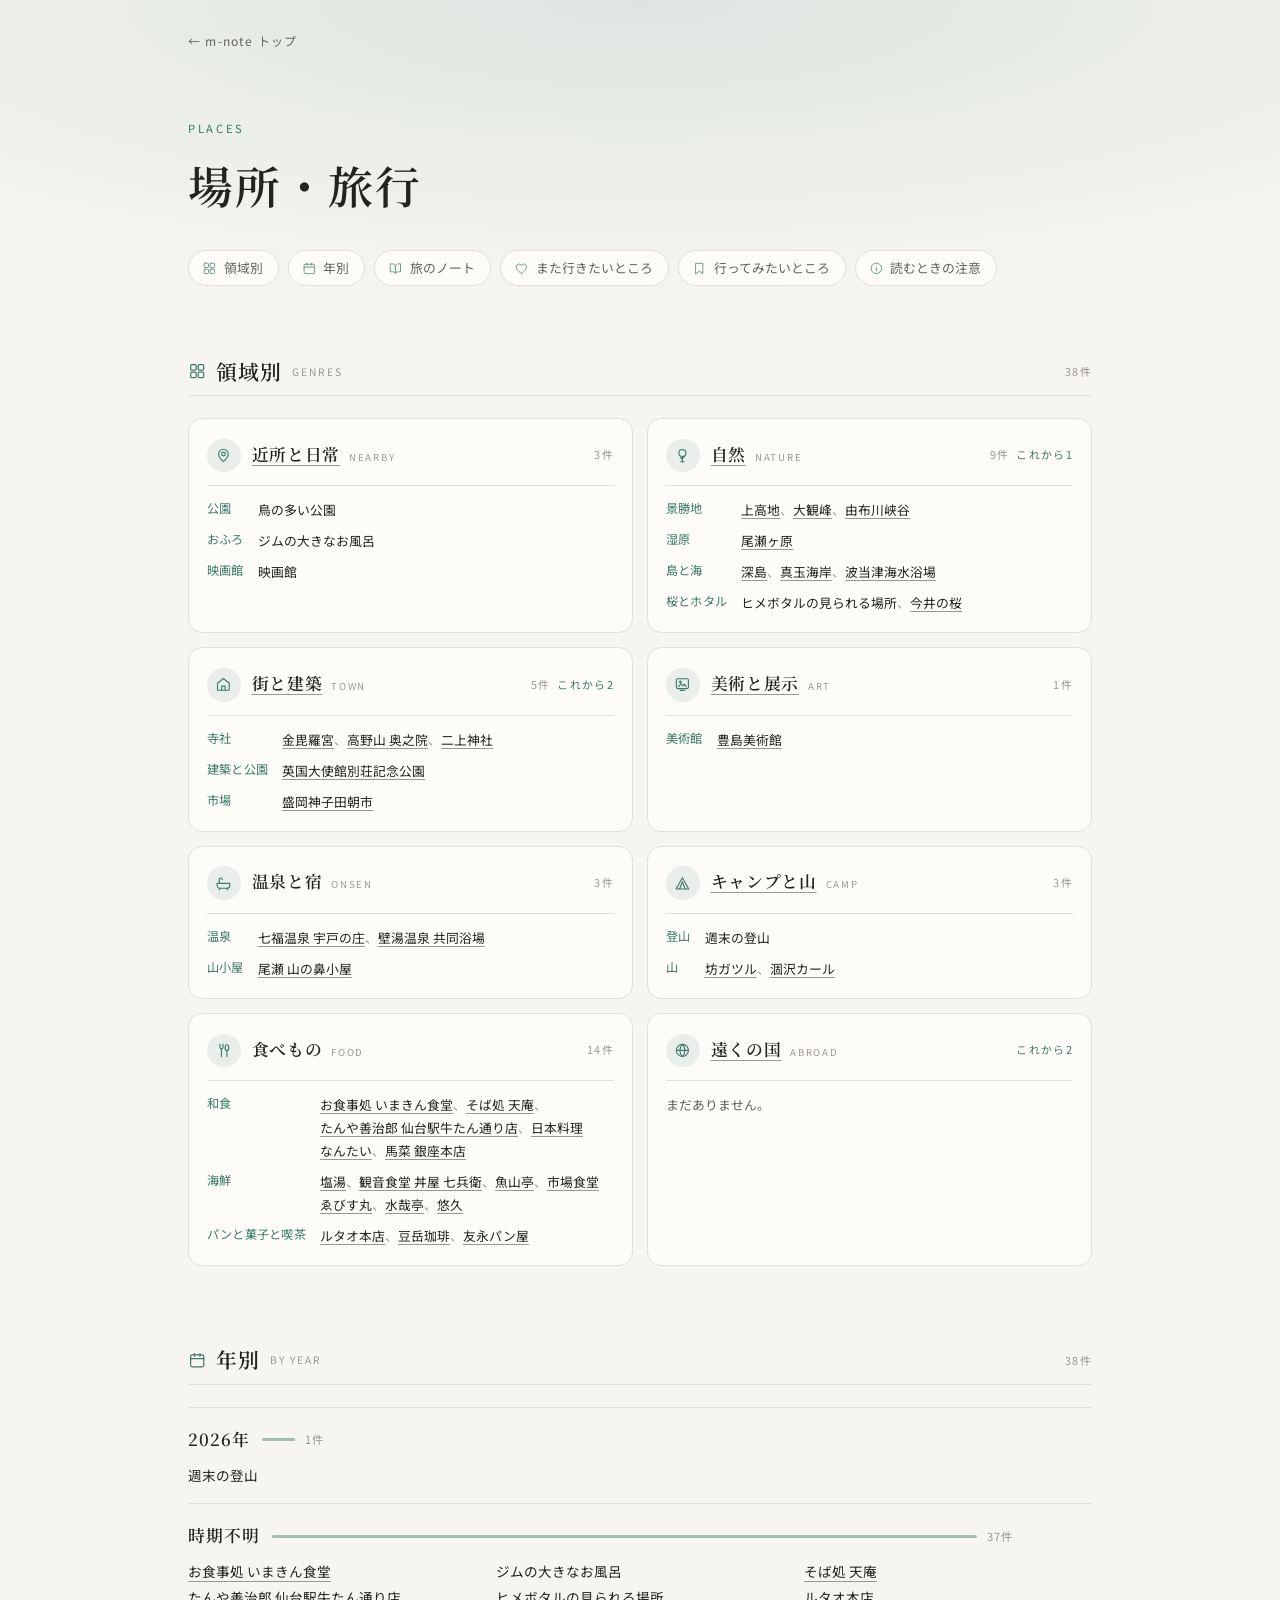
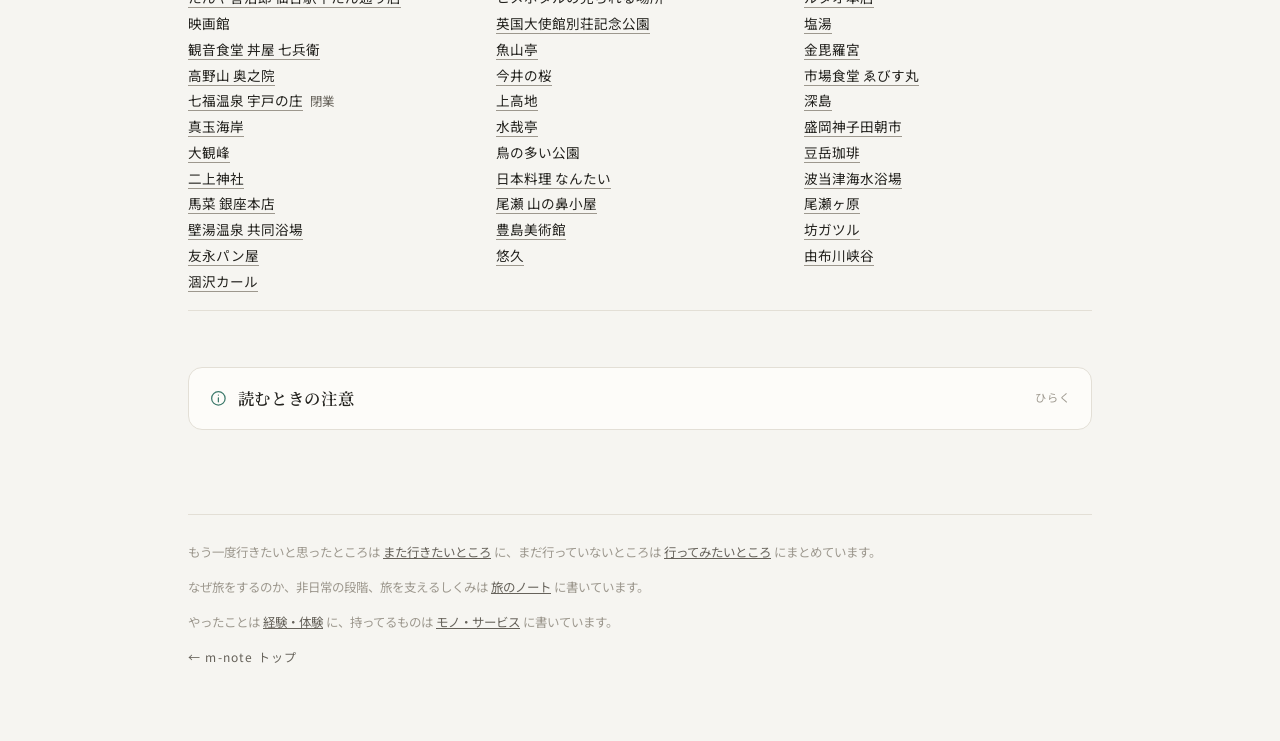
<file: index.html>
<!DOCTYPE html>
<html lang="ja">
<head>
<meta charset="UTF-8">
<meta name="viewport" content="width=device-width, initial-scale=1">
<title>場所・旅行｜まとめノート</title>
<meta name="description" content="行ったところを、近所と日常・自然・街と建築・キャンプと山といった領域別と、行った年ごとに並べた一覧。">
<link rel="preconnect" href="https://fonts.googleapis.com">
<link rel="preconnect" href="https://fonts.gstatic.com" crossorigin>
<link href="https://fonts.googleapis.com/css2?family=Noto+Sans+JP:wght@400;500;700&family=Noto+Serif+JP:wght@500;600;700&display=swap" rel="stylesheet">
<link rel="stylesheet" href="style.css?v=6c369d17">
</head>
<body>
<!-- アイコンは線画のまま埋め込んでおく。外から取りに行かないので表示が遅れない。
     三枚とも同じ束を持たせる。一枚だけ足し忘れると、そのページの丸だけが空になる。
     足し忘れは build_items.py の check_icons が見つけて止める。 -->
<svg width="0" height="0" style="position:absolute" aria-hidden="true" focusable="false"><defs>
  <symbol id="ic-grid" viewBox="0 0 24 24">
    <rect x="3.5" y="3.5" width="7.2" height="7.2" rx="1.5"/>
    <rect x="13.3" y="3.5" width="7.2" height="7.2" rx="1.5"/>
    <rect x="3.5" y="13.3" width="7.2" height="7.2" rx="1.5"/>
    <rect x="13.3" y="13.3" width="7.2" height="7.2" rx="1.5"/></symbol>
  <symbol id="ic-calendar" viewBox="0 0 24 24">
    <rect x="3.4" y="5.2" width="17.2" height="15.4" rx="2.4"/>
    <path d="M3.4 10h17.2M8.4 3.4v3.6M15.6 3.4v3.6"/></symbol>
  <symbol id="ic-heart" viewBox="0 0 24 24">
    <path d="M12 20.2S3.6 15.3 3.6 9.6A4.6 4.6 0 0 1 12 7a4.6 4.6 0 0 1 8.4 2.6c0 5.7-8.4 10.6-8.4 10.6z"/></symbol>
  <symbol id="ic-bookmark" viewBox="0 0 24 24">
    <path d="M6.4 3.8h11.2v16.8L12 16.4l-5.6 4.2z"/></symbol>
  <symbol id="ic-info" viewBox="0 0 24 24">
    <circle cx="12" cy="12" r="8.6"/><path d="M12 11.4v5M12 7.8h.01"/></symbol>
  <symbol id="ic-book" viewBox="0 0 24 24">
    <path d="M12 7.6C12 6 10 4.6 6.6 4.6H3.6v13h3.5c2.9 0 4.9 1.2 4.9 2.4"/>
    <path d="M12 7.6C12 6 14 4.6 17.4 4.6h3v13h-3.5c-2.9 0-4.9 1.2-4.9 2.4"/><path d="M12 7.6V20"/></symbol>
  <symbol id="ic-pin" viewBox="0 0 24 24"><path d="M12 21s6.8-6 6.8-11A6.8 6.8 0 1 0 5.2 10c0 5 6.8 11 6.8 11z"/><circle cx="12" cy="10" r="2.6"/></symbol>
  <symbol id="ic-tree" viewBox="0 0 24 24"><circle cx="12" cy="8.5" r="5"/><path d="M12 13.5V21"/><path d="M12 17.5 9 15"/><path d="M12 16l3-2.5"/><path d="M9.5 21h5"/></symbol>
  <symbol id="ic-home" viewBox="0 0 24 24">
      <path d="M3.6 10.4 12 3.6l8.4 6.8v9.1a.9.9 0 0 1-.9.9H4.5a.9.9 0 0 1-.9-.9z"/>
      <path d="M9.6 20.4v-6h4.8v6"/></symbol>
  <symbol id="ic-frame" viewBox="0 0 24 24"><rect x="3.4" y="4" width="17.2" height="14" rx="1.8"/><path d="m6.6 15.2 3.4-4.2 2.6 3 2.2-2.4 2.6 3.6"/><circle cx="9.2" cy="8.4" r="1.1"/><path d="M9 20.6h6"/></symbol>
  <symbol id="ic-meal" viewBox="0 0 24 24">
      <path d="M7 3v4.6a2.2 2.2 0 0 0 4.4 0V3"/><path d="M9.2 9.8V21"/>
      <path d="M17 21v-8"/><ellipse cx="17" cy="8.2" rx="2.6" ry="4.2"/></symbol>
  <symbol id="ic-bath" viewBox="0 0 24 24"><path d="M3 12h18v3a4 4 0 0 1-4 4H7a4 4 0 0 1-4-4z"/><path d="M6 12V6.5a2.2 2.2 0 0 1 4.4 0"/><path d="M7 19l-1 2"/><path d="M17 19l1 2"/></symbol>
  <symbol id="ic-tent" viewBox="0 0 24 24"><path d="M12 4 3 20h18z"/><path d="M12 10 8 20"/><path d="M12 10l4 10"/></symbol>
  <symbol id="ic-globe" viewBox="0 0 24 24"><circle cx="12" cy="12" r="8.6"/><path d="M3.4 12h17.2"/><path d="M12 3.4c2.4 2.4 3.6 5.3 3.6 8.6S14.4 18.2 12 20.6"/><path d="M12 3.4C9.6 5.8 8.4 8.7 8.4 12s1.2 6.2 3.6 8.6"/></symbol>
  <symbol id="ic-star" viewBox="0 0 24 24"><path d="M12 3.5l2.6 5.5 6 .8-4.3 4.2 1 6-5.3-2.8-5.3 2.8 1-6L3.4 9.8l6-.8z"/></symbol>
  <symbol id="ic-sparkle" viewBox="0 0 24 24"><path d="M11 3l1.7 4.8L17.5 9.5l-4.8 1.7L11 16l-1.7-4.8L4.5 9.5l4.8-1.7z"/><path d="M17.5 15l.8 2.2 2.2.8-2.2.8-.8 2.2-.8-2.2-2.2-.8 2.2-.8z"/></symbol>
</defs></svg>

<div class="wrap">
  <div class="top"><a class="back" href="../">← m-note トップ</a></div>

  <header class="hero">
    <p class="eyebrow">PLACES</p>
    <h1>場所・旅行</h1>
    <ul class="toc">
      <li><a href="#genre"><svg class="ic"><use href="#ic-grid"/></svg>領域別</a></li>
      <li><a href="#years"><svg class="ic"><use href="#ic-calendar"/></svg>年別</a></li>
      <li><a href="note.html"><svg class="ic"><use href="#ic-book"/></svg>旅のノート</a></li>
      <li><a href="picks.html"><svg class="ic"><use href="#ic-heart"/></svg>また行きたいところ</a></li>
      <li><a href="want.html"><svg class="ic"><use href="#ic-bookmark"/></svg>行ってみたいところ</a></li>
      <li><a href="#caution"><svg class="ic"><use href="#ic-info"/></svg>読むときの注意</a></li>
    </ul>
  </header>

  <section id="genre">
    <div class="cat-h"><svg class="ic"><use href="#ic-grid"/></svg><h2>領域別</h2>
      <span class="en">GENRES</span><span class="n" data-count="uses"></span></div>
    <div class="cat-rule"></div>
    <div class="uses" data-uses><p class="empty">読み込み中…</p></div>
    <p class="aside" data-left></p>
  </section>

  <section id="years">
    <div class="cat-h"><svg class="ic"><use href="#ic-calendar"/></svg><h2>年別</h2>
      <span class="en">BY YEAR</span><span class="n" data-count="all"></span></div>
    <div class="cat-rule"></div>
    <div data-years><p class="empty">読み込み中…</p></div>
  </section>

  <section id="caution">
    <details class="caution">
      <summary><svg class="ic"><use href="#ic-info"/></svg>読むときの注意<span class="cue"></span></summary>
      <div class="cbody">
        <p><strong>これは記録で、案内ではありません。</strong>自分が行ったところを書きとめているだけです。行き方や見どころを説明するものではありません。</p>
        <p><strong>季節と時間で変わります。</strong>同じ場所でも、行った時期によってまったく違って見えます。ここに書いてあるのは、そのとき行ったときの印象です。</p>
        <p><strong>場所を特定できる書き方はしていません。</strong>住所や、どこに住んでいるかが分かる呼び方は避けています。日付も月までにしています。</p>
      </div>
    </details>
  </section>
  <footer>
    <p>もう一度行きたいと思ったところは <a href="picks.html">また行きたいところ</a> に、まだ行っていないところは <a href="want.html">行ってみたいところ</a> にまとめています。</p>
    <p>なぜ旅をするのか、非日常の段階、旅を支えるしくみは <a href="note.html">旅のノート</a> に書いています。</p>
    <p>やったことは <a href="../experiences/">経験・体験</a> に、持ってるものは <a href="../favorites/">モノ・サービス</a> に書いています。</p>
    <p><a class="back" href="../">← m-note トップ</a></p>
  </footer>
</div>
<script src="app.js?v=6c369d17"></script>
</body>
</html>
</file>
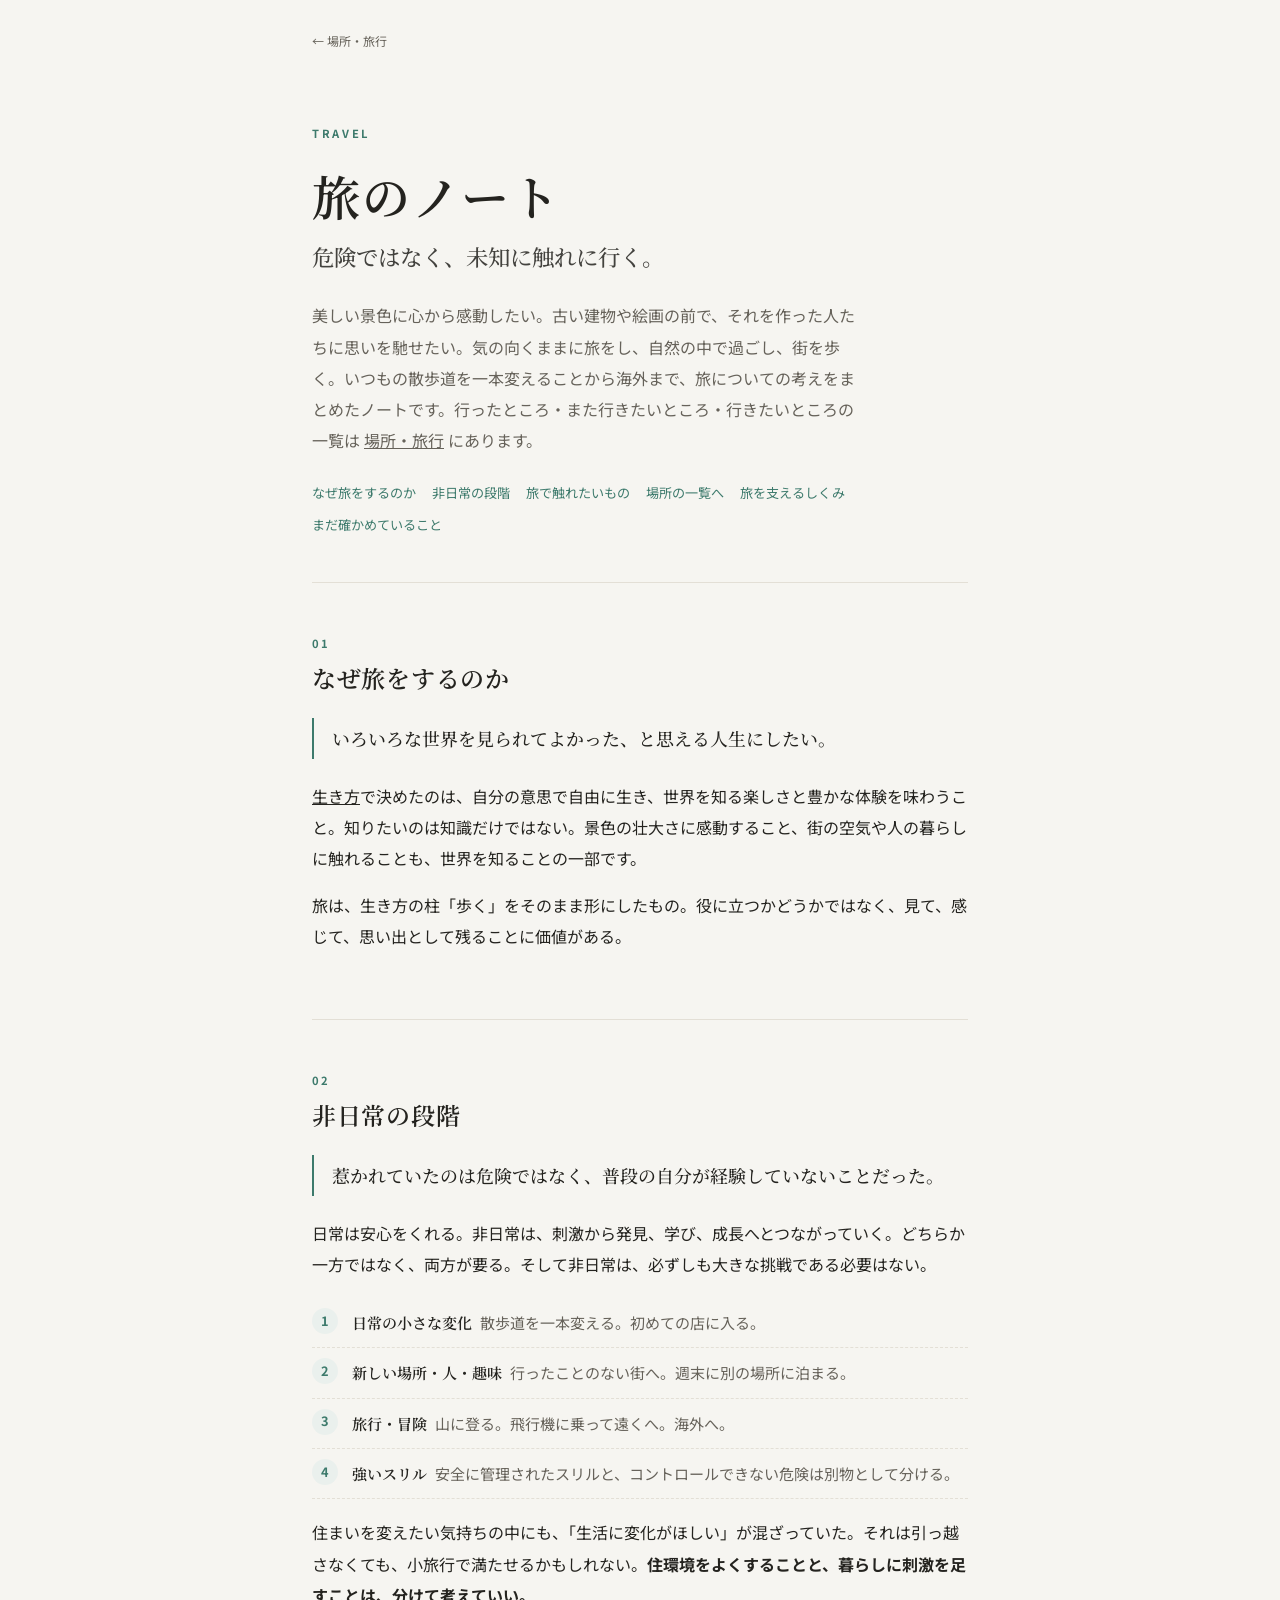
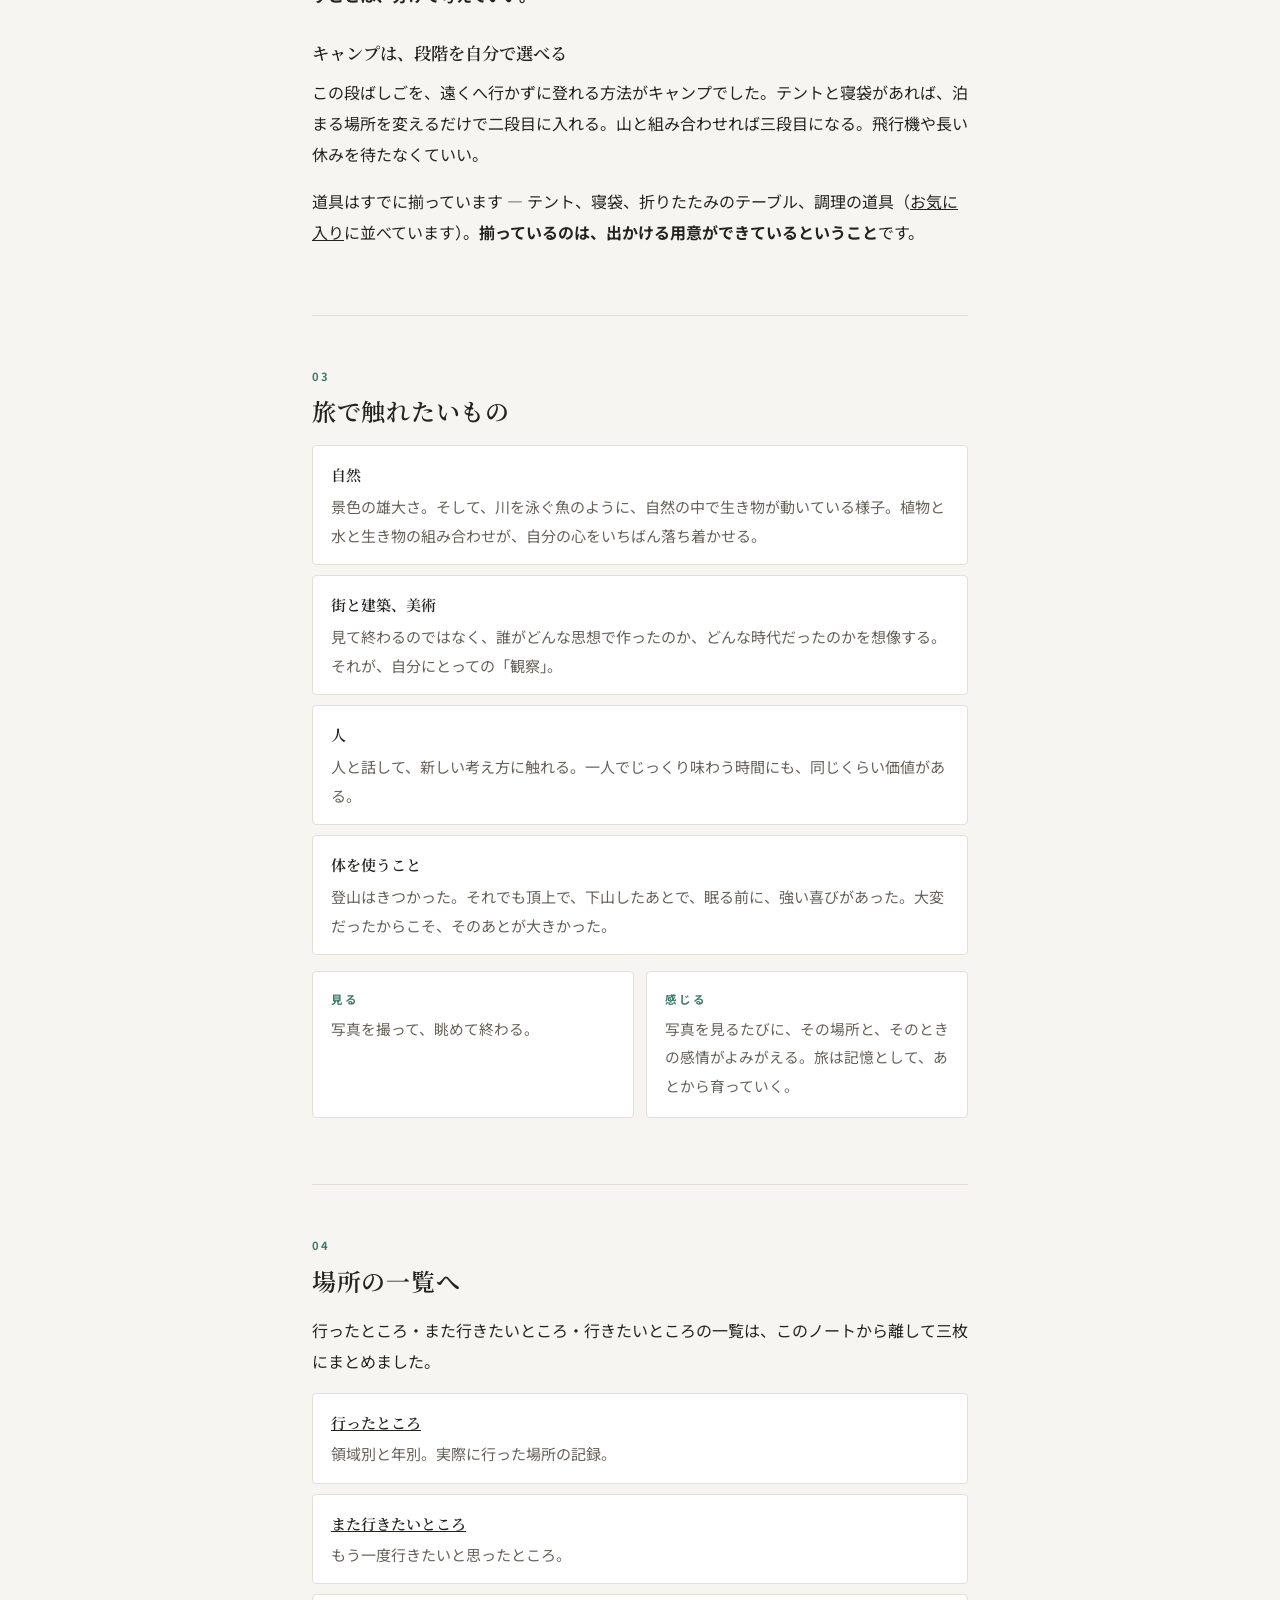
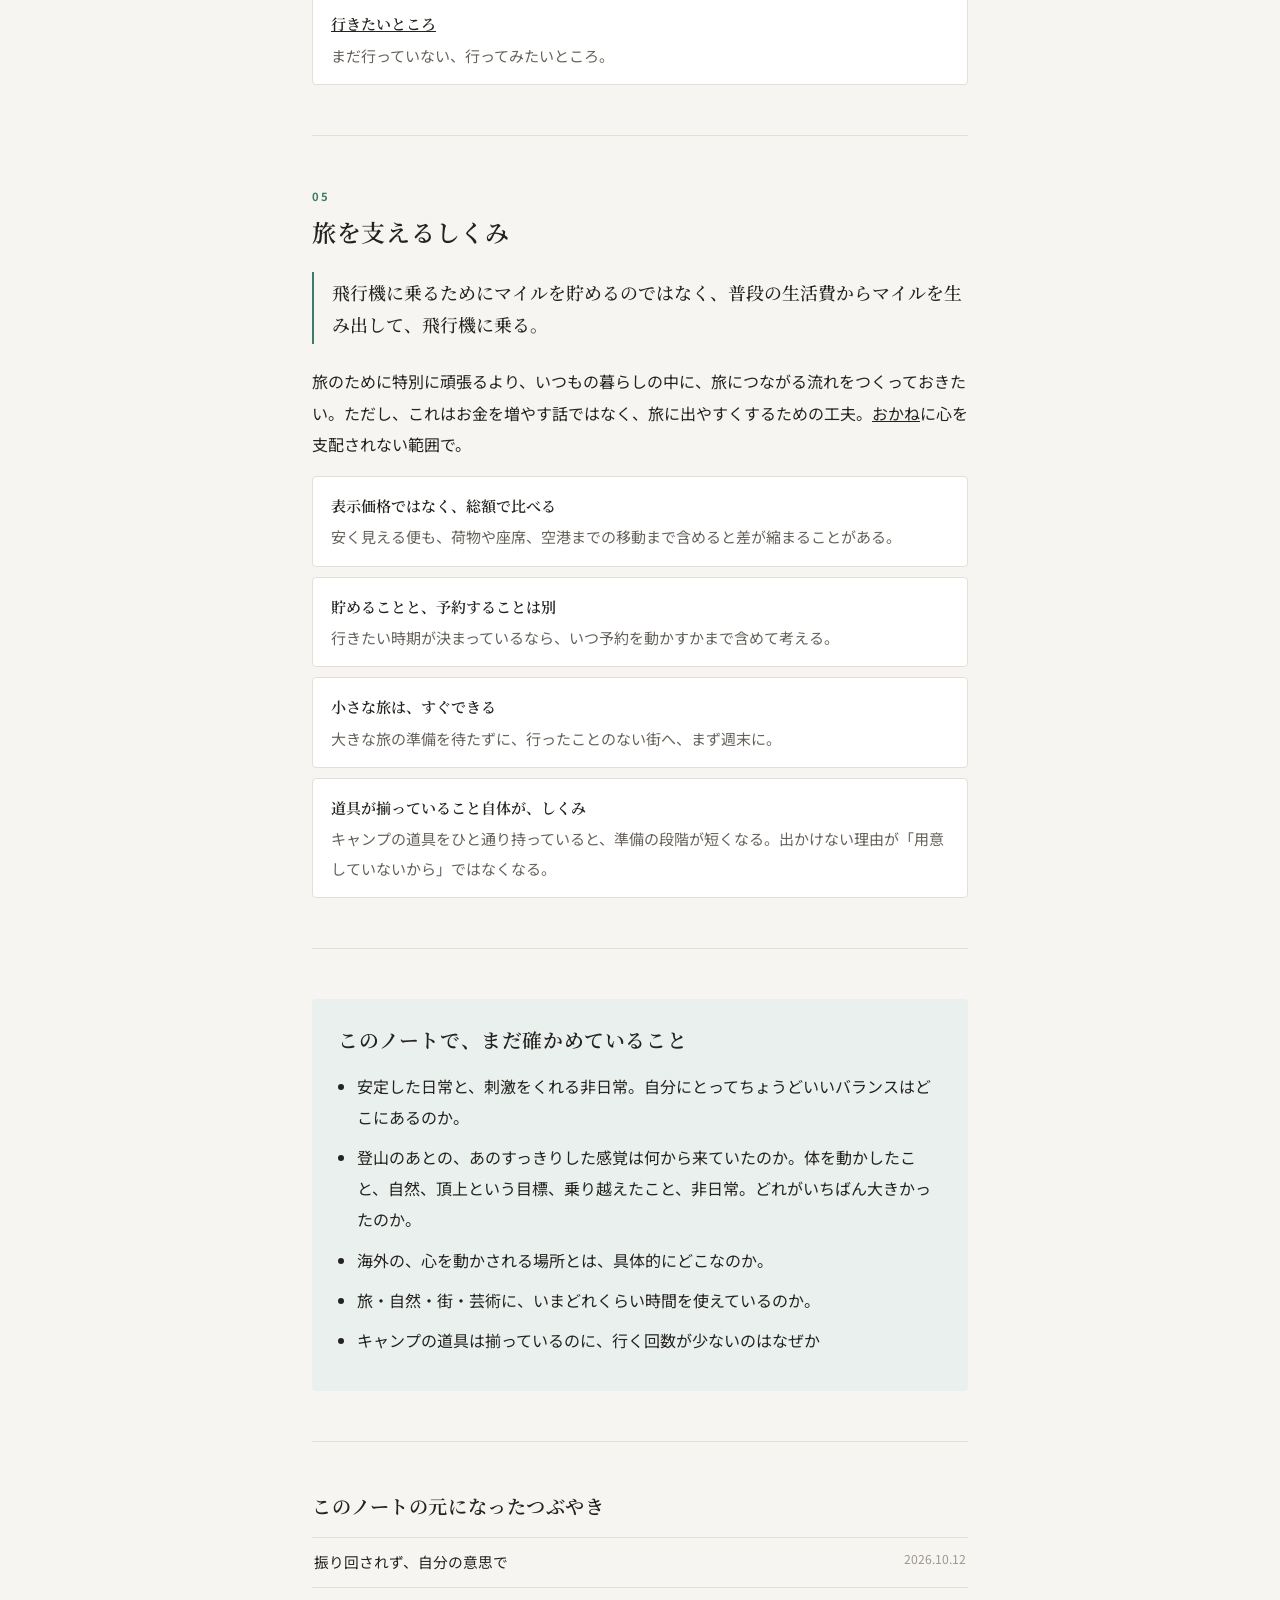
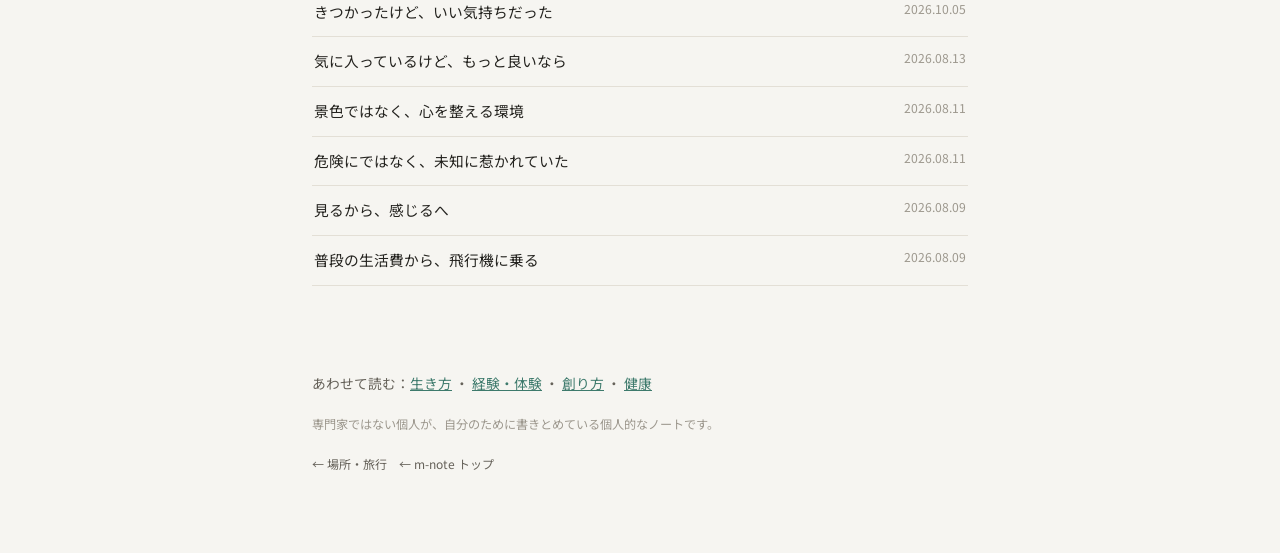
<file: note.html>
<!DOCTYPE html>
<html lang="ja">
<head>
<meta charset="UTF-8">
<meta name="viewport" content="width=device-width, initial-scale=1">
<title>旅のノート｜場所・旅行</title>
<meta name="description" content="安全な範囲で、未知に触れに行く。散歩道を一本変えることから海外まで、非日常の段階、旅で触れたいもの、行きたい場所と行ったところをまとめた個人的なノート。">
<link rel="preconnect" href="https://fonts.googleapis.com">
<link rel="preconnect" href="https://fonts.gstatic.com" crossorigin>
<link href="https://fonts.googleapis.com/css2?family=Noto+Sans+JP:wght@400;500;700&family=Noto+Serif+JP:wght@500;600;700&display=swap" rel="stylesheet">
<style>
  :root{--bg:#f6f5f1;--surface:#fff;--ink:#24231f;--muted:#66625a;--faint:#9d988e;--line:#e3dfd6;--accent:#3d7a6c;--wash:#eaf0ed}
  @media(prefers-color-scheme:dark){:root:not([data-theme="light"]){--bg:#131516;--surface:#1b1e20;--ink:#e9eae6;--muted:#a9aca6;--faint:#6b6f6b;--line:#2b2f31;--accent:#8cc7b6;--wash:#1a2421}}
  :root[data-theme="dark"]{--bg:#131516;--surface:#1b1e20;--ink:#e9eae6;--muted:#a9aca6;--faint:#6b6f6b;--line:#2b2f31;--accent:#8cc7b6;--wash:#1a2421}
  *{box-sizing:border-box}
  body{margin:0;background:var(--bg);color:var(--ink);font:16px/1.95 "Noto Sans JP",sans-serif;-webkit-font-smoothing:antialiased}
  .wrap{max-width:44rem;margin:auto;padding:0 16px} @media(min-width:640px){.wrap{padding:0 24px}}
  a{color:inherit}
  .top{padding-top:24px}
  .back{font-size:.75rem;color:var(--muted);text-decoration:none}.back:hover{color:var(--ink)}

  header{padding:68px 0 44px;border-bottom:1px solid var(--line)}
  .kicker{margin:0 0 16px;font-size:.7rem;letter-spacing:.24em;color:var(--accent);font-weight:700}
  h1{font:600 clamp(2rem,5.6vw,3rem)/1.45 "Noto Serif JP",serif;margin:0 0 6px;letter-spacing:.04em}
  .mn-tagline{font-family:"Noto Serif JP",serif;font-weight:500;font-size:clamp(1.05rem,2.6vw,1.4rem);line-height:1.75;margin:.1em 0 1.1em;opacity:.85}
  .lead{margin:0;max-width:34em;color:var(--muted)}
  .toc{display:flex;flex-wrap:wrap;gap:6px 16px;margin:24px 0 0;padding:0;list-style:none;font-size:.82rem}
  .toc a{color:var(--accent);text-decoration:none}

  section{padding:50px 0;border-bottom:1px solid var(--line)}
  .sec-n{display:block;font-size:.7rem;letter-spacing:.2em;color:var(--accent);font-weight:700;margin-bottom:6px}
  h2{font:600 1.5rem/1.5 "Noto Serif JP",serif;margin:0 0 16px;letter-spacing:.03em}
  h3{font:600 1.08rem/1.6 "Noto Serif JP",serif;margin:28px 0 10px}
  p{margin:0 0 16px}
  .pull{margin:22px 0;padding:4px 0 4px 18px;border-left:2px solid var(--accent);font:500 1.12rem/1.8 "Noto Serif JP",serif}

  ul.points{list-style:none;margin:16px 0 0;padding:0;display:grid;gap:10px}
  ul.points li{padding:14px 18px;background:var(--surface);border:1px solid var(--line);border-radius:4px;font-size:.94rem}
  ul.points b{display:block;font-family:"Noto Serif JP",serif;font-weight:600;margin-bottom:2px}
  ul.points span{color:var(--muted)}

  .pair{display:grid;grid-template-columns:1fr;gap:12px;margin:16px 0}
  @media(min-width:640px){.pair{grid-template-columns:1fr 1fr}}
  .pair div{padding:16px 18px;border:1px solid var(--line);border-radius:4px;background:var(--surface)}
  .pair h4{margin:0 0 4px;font-size:.72rem;letter-spacing:.16em;color:var(--accent)}
  .pair p{margin:0;font-size:.92rem;color:var(--muted)}

  .note{padding:26px;background:var(--wash);border-radius:4px}
  .note h2{font-size:1.24rem}
  .note ul{margin:12px 0 0;padding-left:1.2em}
  .note li{margin:0 0 9px}

  .src{border-top:1px solid var(--line);margin-top:16px}
  .src a{display:flex;justify-content:space-between;gap:14px;padding:10px 2px;border-bottom:1px solid var(--line);text-decoration:none;font-size:.92rem}
  .src a:hover{color:var(--accent)}
  .src small{color:var(--faint);font-size:.76rem;white-space:nowrap}

  footer{padding:34px 0 60px;color:var(--faint);font-size:.76rem}
  footer .related{color:var(--muted);font-size:.86rem;margin-bottom:16px}
  footer .related a{color:var(--accent)}
  .ladder{list-style:none;margin:18px 0 0;padding:0;counter-reset:l}
  .ladder li{position:relative;padding:10px 0 10px 40px;border-bottom:1px dashed var(--line);font-size:.94rem}
  .ladder li::before{counter-increment:l;content:counter(l);position:absolute;left:0;top:10px;width:26px;height:26px;border-radius:50%;background:var(--wash);color:var(--accent);font-weight:700;font-size:.8rem;display:grid;place-items:center}
  .ladder b{font-family:"Noto Serif JP",serif;font-weight:600;margin-right:8px}
  .ladder span{color:var(--muted)}
  .places h3 small{font:700 .66rem/1 "Noto Sans JP",sans-serif;letter-spacing:.18em;color:var(--accent);margin-left:8px}
  .date{font-size:.72rem;letter-spacing:.08em;color:var(--accent);margin-right:8px;font-family:"Noto Sans JP",sans-serif}
  .empty{color:var(--faint);font-size:.88rem}
</style>
</head>
<body>
<main class="wrap">
  <div class="top"><a class="back" href="./">← 場所・旅行</a></div>
  <header>
    <p class="kicker">TRAVEL</p>
    <h1>旅のノート</h1>
    <p class="mn-tagline">危険ではなく、未知に触れに行く。</p>
    <p class="lead">美しい景色に心から感動したい。古い建物や絵画の前で、それを作った人たちに思いを馳せたい。気の向くままに旅をし、自然の中で過ごし、街を歩く。いつもの散歩道を一本変えることから海外まで、旅についての考えをまとめたノートです。行ったところ・また行きたいところ・行きたいところの一覧は <a href="./">場所・旅行</a> にあります。</p>
    <ul class="toc">
      <li><a href="#why">なぜ旅をするのか</a></li>
      <li><a href="#steps">非日常の段階</a></li>
      <li><a href="#touch">旅で触れたいもの</a></li>
      <li><a href="#places">場所の一覧へ</a></li>
      <li><a href="#support">旅を支えるしくみ</a></li>
      <li><a href="#open">まだ確かめていること</a></li>
    </ul>
  </header>

  <section id="why">
    <span class="sec-n">01</span>
    <h2>なぜ旅をするのか</h2>
    <p class="pull">いろいろな世界を見られてよかった、と思える人生にしたい。</p>
    <p><a href="../way-of-life/">生き方</a>で決めたのは、自分の意思で自由に生き、世界を知る楽しさと豊かな体験を味わうこと。知りたいのは知識だけではない。景色の壮大さに感動すること、街の空気や人の暮らしに触れることも、世界を知ることの一部です。</p>
    <p>旅は、生き方の柱「歩く」をそのまま形にしたもの。役に立つかどうかではなく、見て、感じて、思い出として残ることに価値がある。</p>
  </section>

  <section id="steps">
    <span class="sec-n">02</span>
    <h2>非日常の段階</h2>
    <p class="pull">惹かれていたのは危険ではなく、普段の自分が経験していないことだった。</p>
    <p>日常は安心をくれる。非日常は、刺激から発見、学び、成長へとつながっていく。どちらか一方ではなく、両方が要る。そして非日常は、必ずしも大きな挑戦である必要はない。</p>
    <ol class="ladder">
      <li><b>日常の小さな変化</b><span>散歩道を一本変える。初めての店に入る。</span></li>
      <li><b>新しい場所・人・趣味</b><span>行ったことのない街へ。週末に別の場所に泊まる。</span></li>
      <li><b>旅行・冒険</b><span>山に登る。飛行機に乗って遠くへ。海外へ。</span></li>
      <li><b>強いスリル</b><span>安全に管理されたスリルと、コントロールできない危険は別物として分ける。</span></li>
    </ol>
    <p style="margin-top:18px">住まいを変えたい気持ちの中にも、「生活に変化がほしい」が混ざっていた。それは引っ越さなくても、小旅行で満たせるかもしれない。<strong>住環境をよくすることと、暮らしに刺激を足すことは、分けて考えていい。</strong></p>
    <h3>キャンプは、段階を自分で選べる</h3>
    <p>この段ばしごを、遠くへ行かずに登れる方法がキャンプでした。テントと寝袋があれば、泊まる場所を変えるだけで二段目に入れる。山と組み合わせれば三段目になる。飛行機や長い休みを待たなくていい。</p>
    <p>道具はすでに揃っています ― テント、寝袋、折りたたみのテーブル、調理の道具（<a href="../favorites/#hobby">お気に入り</a>に並べています）。<strong>揃っているのは、出かける用意ができているということ</strong>です。</p>
  </section>

  <section id="touch">
    <span class="sec-n">03</span>
    <h2>旅で触れたいもの</h2>
    <ul class="points">
      <li><b>自然</b><span>景色の雄大さ。そして、川を泳ぐ魚のように、自然の中で生き物が動いている様子。植物と水と生き物の組み合わせが、自分の心をいちばん落ち着かせる。</span></li>
      <li><b>街と建築、美術</b><span>見て終わるのではなく、誰がどんな思想で作ったのか、どんな時代だったのかを想像する。それが、自分にとっての「観察」。</span></li>
      <li><b>人</b><span>人と話して、新しい考え方に触れる。一人でじっくり味わう時間にも、同じくらい価値がある。</span></li>
      <li><b>体を使うこと</b><span>登山はきつかった。それでも頂上で、下山したあとで、眠る前に、強い喜びがあった。大変だったからこそ、そのあとが大きかった。</span></li>
    </ul>
    <div class="pair">
      <div><h4>見る</h4><p>写真を撮って、眺めて終わる。</p></div>
      <div><h4>感じる</h4><p>写真を見るたびに、その場所と、そのときの感情がよみがえる。旅は記憶として、あとから育っていく。</p></div>
    </div>
  </section>

  <section id="places" class="places">
    <span class="sec-n">04</span>
    <h2>場所の一覧へ</h2>
    <p>行ったところ・また行きたいところ・行きたいところの一覧は、このノートから離して三枚にまとめました。</p>
    <ul class="points">
      <li><b><a href="./">行ったところ</a></b><span>領域別と年別。実際に行った場所の記録。</span></li>
      <li><b><a href="picks.html">また行きたいところ</a></b><span>もう一度行きたいと思ったところ。</span></li>
      <li><b><a href="want.html">行きたいところ</a></b><span>まだ行っていない、行ってみたいところ。</span></li>
    </ul>
  </section>

  <section id="support">
    <span class="sec-n">05</span>
    <h2>旅を支えるしくみ</h2>
    <p class="pull">飛行機に乗るためにマイルを貯めるのではなく、普段の生活費からマイルを生み出して、飛行機に乗る。</p>
    <p>旅のために特別に頑張るより、いつもの暮らしの中に、旅につながる流れをつくっておきたい。ただし、これはお金を増やす話ではなく、旅に出やすくするための工夫。<a href="../money/">おかね</a>に心を支配されない範囲で。</p>
    <ul class="points">
      <li><b>表示価格ではなく、総額で比べる</b><span>安く見える便も、荷物や座席、空港までの移動まで含めると差が縮まることがある。</span></li>
      <li><b>貯めることと、予約することは別</b><span>行きたい時期が決まっているなら、いつ予約を動かすかまで含めて考える。</span></li>
      <li><b>小さな旅は、すぐできる</b><span>大きな旅の準備を待たずに、行ったことのない街へ、まず週末に。</span></li>
      <li><b>道具が揃っていること自体が、しくみ</b><span>キャンプの道具をひと通り持っていると、準備の段階が短くなる。出かけない理由が「用意していないから」ではなくなる。</span></li>
    </ul>
  </section>

  <section id="open">
    <div class="note">
      <h2>このノートで、まだ確かめていること</h2>
      <ul>
        <li>安定した日常と、刺激をくれる非日常。自分にとってちょうどいいバランスはどこにあるのか。</li>
        <li>登山のあとの、あのすっきりした感覚は何から来ていたのか。体を動かしたこと、自然、頂上という目標、乗り越えたこと、非日常。どれがいちばん大きかったのか。</li>
        <li>海外の、心を動かされる場所とは、具体的にどこなのか。</li>
        <li>旅・自然・街・芸術に、いまどれくらい時間を使えているのか。</li>
      
        <li>キャンプの道具は揃っているのに、行く回数が少ないのはなぜか</li></ul>
    </div>
  </section>

  <section style="border-bottom:none">
    <h2 style="font-size:1.2rem">このノートの元になったつぶやき</h2>
    <nav class="src">
      <a href="../musings/posts/p148.html">振り回されず、自分の意思で<small>2026.10.12</small></a>
      <a href="../musings/posts/p143.html">きつかったけど、いい気持ちだった<small>2026.10.05</small></a>
      <a href="../musings/posts/p072.html">気に入っているけど、もっと良いなら<small>2026.08.13</small></a>
      <a href="../musings/posts/p067.html">景色ではなく、心を整える環境<small>2026.08.11</small></a>
      <a href="../musings/posts/p065.html">危険にではなく、未知に惹かれていた<small>2026.08.11</small></a>
      <a href="../musings/posts/p060.html">見るから、感じるへ<small>2026.08.09</small></a>
      <a href="../musings/posts/p057.html">普段の生活費から、飛行機に乗る<small>2026.08.09</small></a>
    </nav>
  </section>

  <footer>
    <p class="related">あわせて読む：<a href="../way-of-life/">生き方</a> ・ <a href="../experiences/">経験・体験</a> ・ <a href="../way-of-creating/">創り方</a> ・ <a href="../health-habits/">健康</a></p>
    <p>専門家ではない個人が、自分のために書きとめている個人的なノートです。</p>
    <p><a class="back" href="./">← 場所・旅行</a>　<a class="back" href="../">← m-note トップ</a></p>
  </footer>
</main>
</body>
</html>
</file>
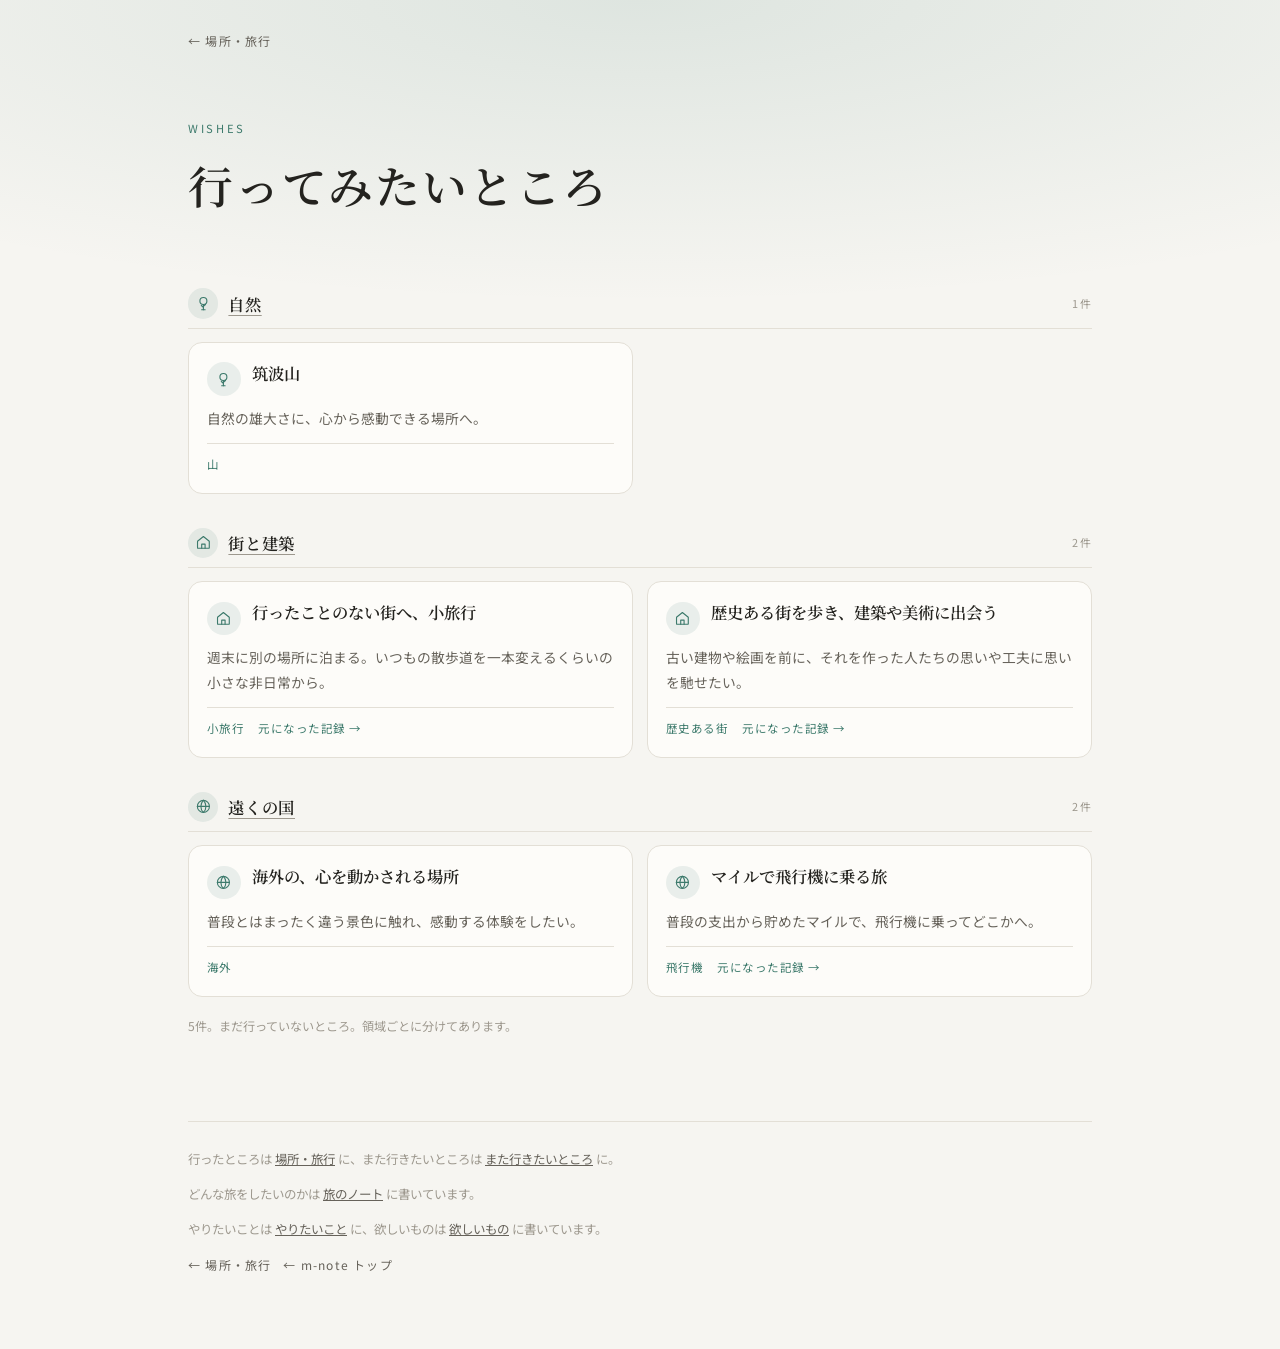
<file: want.html>
<!DOCTYPE html>
<html lang="ja">
<head>
<meta charset="UTF-8">
<meta name="viewport" content="width=device-width, initial-scale=1">
<title>行ってみたいところ｜場所・旅行</title>
<meta name="description" content="まだ行っていない、行ってみたいところ。筑波山、歴史ある街、海外。">
<link rel="preconnect" href="https://fonts.googleapis.com">
<link rel="preconnect" href="https://fonts.gstatic.com" crossorigin>
<link href="https://fonts.googleapis.com/css2?family=Noto+Sans+JP:wght@400;500;700&family=Noto+Serif+JP:wght@500;600;700&display=swap" rel="stylesheet">
<link rel="stylesheet" href="style.css?v=6c369d17">
</head>
<body>
<!-- アイコンは線画のまま埋め込んでおく。外から取りに行かないので表示が遅れない。
     三枚とも同じ束を持たせる。一枚だけ足し忘れると、そのページの丸だけが空になる。
     足し忘れは build_items.py の check_icons が見つけて止める。 -->
<svg width="0" height="0" style="position:absolute" aria-hidden="true" focusable="false"><defs>
  <symbol id="ic-grid" viewBox="0 0 24 24">
    <rect x="3.5" y="3.5" width="7.2" height="7.2" rx="1.5"/>
    <rect x="13.3" y="3.5" width="7.2" height="7.2" rx="1.5"/>
    <rect x="3.5" y="13.3" width="7.2" height="7.2" rx="1.5"/>
    <rect x="13.3" y="13.3" width="7.2" height="7.2" rx="1.5"/></symbol>
  <symbol id="ic-calendar" viewBox="0 0 24 24">
    <rect x="3.4" y="5.2" width="17.2" height="15.4" rx="2.4"/>
    <path d="M3.4 10h17.2M8.4 3.4v3.6M15.6 3.4v3.6"/></symbol>
  <symbol id="ic-heart" viewBox="0 0 24 24">
    <path d="M12 20.2S3.6 15.3 3.6 9.6A4.6 4.6 0 0 1 12 7a4.6 4.6 0 0 1 8.4 2.6c0 5.7-8.4 10.6-8.4 10.6z"/></symbol>
  <symbol id="ic-bookmark" viewBox="0 0 24 24">
    <path d="M6.4 3.8h11.2v16.8L12 16.4l-5.6 4.2z"/></symbol>
  <symbol id="ic-info" viewBox="0 0 24 24">
    <circle cx="12" cy="12" r="8.6"/><path d="M12 11.4v5M12 7.8h.01"/></symbol>
  <symbol id="ic-book" viewBox="0 0 24 24">
    <path d="M12 7.6C12 6 10 4.6 6.6 4.6H3.6v13h3.5c2.9 0 4.9 1.2 4.9 2.4"/>
    <path d="M12 7.6C12 6 14 4.6 17.4 4.6h3v13h-3.5c-2.9 0-4.9 1.2-4.9 2.4"/><path d="M12 7.6V20"/></symbol>
  <symbol id="ic-pin" viewBox="0 0 24 24"><path d="M12 21s6.8-6 6.8-11A6.8 6.8 0 1 0 5.2 10c0 5 6.8 11 6.8 11z"/><circle cx="12" cy="10" r="2.6"/></symbol>
  <symbol id="ic-tree" viewBox="0 0 24 24"><circle cx="12" cy="8.5" r="5"/><path d="M12 13.5V21"/><path d="M12 17.5 9 15"/><path d="M12 16l3-2.5"/><path d="M9.5 21h5"/></symbol>
  <symbol id="ic-home" viewBox="0 0 24 24">
      <path d="M3.6 10.4 12 3.6l8.4 6.8v9.1a.9.9 0 0 1-.9.9H4.5a.9.9 0 0 1-.9-.9z"/>
      <path d="M9.6 20.4v-6h4.8v6"/></symbol>
  <symbol id="ic-frame" viewBox="0 0 24 24"><rect x="3.4" y="4" width="17.2" height="14" rx="1.8"/><path d="m6.6 15.2 3.4-4.2 2.6 3 2.2-2.4 2.6 3.6"/><circle cx="9.2" cy="8.4" r="1.1"/><path d="M9 20.6h6"/></symbol>
  <symbol id="ic-meal" viewBox="0 0 24 24">
      <path d="M7 3v4.6a2.2 2.2 0 0 0 4.4 0V3"/><path d="M9.2 9.8V21"/>
      <path d="M17 21v-8"/><ellipse cx="17" cy="8.2" rx="2.6" ry="4.2"/></symbol>
  <symbol id="ic-bath" viewBox="0 0 24 24"><path d="M3 12h18v3a4 4 0 0 1-4 4H7a4 4 0 0 1-4-4z"/><path d="M6 12V6.5a2.2 2.2 0 0 1 4.4 0"/><path d="M7 19l-1 2"/><path d="M17 19l1 2"/></symbol>
  <symbol id="ic-tent" viewBox="0 0 24 24"><path d="M12 4 3 20h18z"/><path d="M12 10 8 20"/><path d="M12 10l4 10"/></symbol>
  <symbol id="ic-globe" viewBox="0 0 24 24"><circle cx="12" cy="12" r="8.6"/><path d="M3.4 12h17.2"/><path d="M12 3.4c2.4 2.4 3.6 5.3 3.6 8.6S14.4 18.2 12 20.6"/><path d="M12 3.4C9.6 5.8 8.4 8.7 8.4 12s1.2 6.2 3.6 8.6"/></symbol>
  <symbol id="ic-star" viewBox="0 0 24 24"><path d="M12 3.5l2.6 5.5 6 .8-4.3 4.2 1 6-5.3-2.8-5.3 2.8 1-6L3.4 9.8l6-.8z"/></symbol>
  <symbol id="ic-sparkle" viewBox="0 0 24 24"><path d="M11 3l1.7 4.8L17.5 9.5l-4.8 1.7L11 16l-1.7-4.8L4.5 9.5l4.8-1.7z"/><path d="M17.5 15l.8 2.2 2.2.8-2.2.8-.8 2.2-.8-2.2-2.2-.8 2.2-.8z"/></symbol>
</defs></svg>

<div class="wrap">
  <div class="top"><a class="back" href="./">← 場所・旅行</a></div>

  <header class="hero">
    <p class="eyebrow">WISHES</p>
    <h1>行ってみたいところ</h1>
  </header>

  <section id="wants">
    <div class="cats" data-wants><p class="empty">読み込み中…</p></div>
    <p class="aside"><span data-count="wants"></span>。まだ行っていないところ。領域ごとに分けてあります。</p>
  </section>
  <footer>
    <p>行ったところは <a href="./">場所・旅行</a> に、また行きたいところは <a href="picks.html">また行きたいところ</a> に。</p>
    <p>どんな旅をしたいのかは <a href="note.html">旅のノート</a> に書いています。</p>
    <p>やりたいことは <a href="../experiences/want.html">やりたいこと</a> に、欲しいものは <a href="../favorites/want.html">欲しいもの</a> に書いています。</p>
    <p><a class="back" href="./">← 場所・旅行</a>　<a class="back" href="../">← m-note トップ</a></p>
  </footer>
</div>
<script src="app.js?v=6c369d17"></script>
</body>
</html>
</file>
<file: style.css>
/* 場所・旅行のページ共通の見た目。index.html・picks.html・want.html が読む。
   色をここ一箇所で持つことで、三枚のページがずれないようにしている。
   株主優待の style.css を雛形にして、色だけこのセクションのものに替えた。 */
:root{
  --bg:#f6f5f1; --ink:#24231f; --muted:#66625a; --faint:#9d988e;
  --line:#e3dfd6; --card:#fdfcf9; --accent:#3d7a6c;
  --wash:rgba(61,122,108,.13); --tint:rgba(61,122,108,.10);
}
@media (prefers-color-scheme: dark){
  :root:not([data-theme="light"]){
    --bg:#131516; --ink:#e9eae6; --muted:#a9aca6; --faint:#6b6f6b;
  --line:#2b2f31; --card:#1b1e20; --accent:#8cc7b6;
  --wash:rgba(140,199,182,.10); --tint:rgba(140,199,182,.14);
  }
}
:root[data-theme="dark"]{
  --bg:#131516; --ink:#e9eae6; --muted:#a9aca6; --faint:#6b6f6b;
  --line:#2b2f31; --card:#1b1e20; --accent:#8cc7b6;
  --wash:rgba(140,199,182,.10); --tint:rgba(140,199,182,.14);
}
*{box-sizing:border-box}
/* 地色は html に置く。そうしないと body の背景が canvas に持ち上がり、
   下のにじみの位置が本文の箱からずれる */
html{background:var(--bg)}
/* 見出しのうしろに暖色のにじみを一枚。読み進めると消える薄さで敷く */
body{margin:0;color:var(--ink);font-family:"Noto Sans JP",system-ui,sans-serif;
  font-size:16px;line-height:1.9;-webkit-font-smoothing:antialiased;
  background:radial-gradient(120% 420px at 50% 0,var(--wash),transparent 72%) no-repeat}
a{color:inherit}
.wrap{max-width:60rem;margin:0 auto;padding:0 16px}
@media (min-width:640px){.wrap{padding:0 28px}}

/* アイコンは文字に連れて大きくなる。閲覧者が文字を大きくしても釣り合いが崩れない */
.ic{width:1.15em;height:1.15em;flex:0 0 auto;fill:none;stroke:currentColor;
  stroke-width:1.6;stroke-linecap:round;stroke-linejoin:round}

.top{padding:24px 0 0}
.back{font-size:.75rem;letter-spacing:.1em;color:var(--muted);text-decoration:none}
.back:hover{color:var(--ink)}

header.hero{padding:64px 0 10px}
.eyebrow{font-size:.7rem;letter-spacing:.24em;color:var(--accent);margin:0 0 14px}
h1{font-family:"Noto Serif JP",serif;font-weight:600;font-size:clamp(2rem,6vw,2.8rem);line-height:1.4;margin:0 0 6px;letter-spacing:.04em}

/* 目次は丸いつまみ。触れると色が出る */
.toc{list-style:none;margin:34px 0 0;padding:0;display:flex;flex-wrap:wrap;gap:9px}
.toc a{display:inline-flex;align-items:center;gap:7px;font-size:.8rem;color:var(--muted);
  text-decoration:none;background:var(--card);border:1px solid var(--line);
  border-radius:999px;padding:7px 15px 7px 13px;line-height:1.5;
  transition:color .15s,border-color .15s,background .15s}
.toc a .ic{color:var(--accent);opacity:.75}
.toc a:hover,.toc a:focus-visible{color:var(--accent);border-color:var(--accent);background:var(--tint)}

section{padding:56px 0 0}
.cat-h{display:flex;align-items:center;gap:10px;margin:0 0 4px}
.cat-h .ic{color:var(--accent)}
.cat-h h2{font-family:"Noto Serif JP",serif;font-weight:600;font-size:1.3rem;letter-spacing:.04em;margin:0}
.cat-h .en{font-size:.64rem;letter-spacing:.2em;color:var(--faint)}
.cat-h .n{margin-left:auto;font-size:.68rem;letter-spacing:.12em;color:var(--faint)}
.cat-rule{height:1px;background:var(--line);margin:0 0 22px}

/* お気に入り優待 */
.picks{display:grid;grid-template-columns:1fr;gap:14px}
@media (min-width:620px){.picks{grid-template-columns:repeat(2,1fr)}}
.pick{background:var(--card);border:1px solid var(--line);border-radius:14px;padding:18px 18px 16px;
  transition:transform .18s,border-color .18s}
.pick:hover{transform:translateY(-2px);border-color:var(--accent)}
@media (prefers-reduced-motion:reduce){.pick{transition:none}.pick:hover{transform:none}}
.pick .hd{display:flex;gap:11px;align-items:flex-start}
/* アイコンの丸座布団。アクセントをごく薄く敷いたもの */
.badge{width:2.1em;height:2.1em;border-radius:50%;background:var(--tint);color:var(--accent);
  display:grid;place-items:center;flex:0 0 auto;margin-top:.1em}
.badge .ic{width:1.05em;height:1.05em}
.pick .ttl{display:flex;flex-wrap:wrap;gap:0 8px;align-items:baseline;min-width:0}
.pick .ttl > *{max-width:100%}
.pick b{font-family:"Noto Serif JP",serif;font-weight:600;font-size:1.02rem;line-height:1.5}
.pick .code{font-size:.68rem;letter-spacing:.08em;color:var(--faint);font-variant-numeric:tabular-nums}
.pick .what{flex:0 0 100%;margin:2px 0 0;font-size:.82rem;color:var(--accent);letter-spacing:.02em}
.pick .memo{margin:10px 0 0;font-size:.86rem;color:var(--muted);line-height:1.8}
.pick .meta{margin:12px 0 0;padding:10px 0 0;border-top:1px solid var(--line);
  font-size:.72rem;color:var(--faint);letter-spacing:.04em;display:flex;flex-wrap:wrap;gap:4px 14px}
/* 細目からトップのジャンル別へ。線は触れたときだけ出す */
.pick .meta .gl{color:var(--accent);text-decoration:none;
  border-bottom:1px solid transparent;transition:border-color .15s}
.pick .meta .gl:hover,.pick .meta .gl:focus-visible{border-bottom-color:var(--accent)}

/* 優待カテゴリごとの節。節のなかはお気に入りと同じ二列の並び */
.cats{display:grid;grid-template-columns:1fr;gap:34px}
.cg .cgh{display:flex;align-items:center;gap:10px;margin:0 0 13px;
  padding:0 0 9px;border-bottom:1px solid var(--line)}
.cg .cgh .badge{width:1.9em;height:1.9em;margin:0}
.cg .cgh h3{font-family:"Noto Serif JP",serif;font-weight:600;font-size:1.02rem;
  letter-spacing:.04em;margin:0;line-height:1.6}
.cg .cgh .n{margin-left:auto;font-size:.68rem;letter-spacing:.12em;color:var(--faint);
  font-variant-numeric:tabular-nums;flex:0 0 auto}

/* ジャンル別 */
.uses{display:grid;grid-template-columns:1fr;gap:14px}
@media (min-width:720px){.uses{grid-template-columns:repeat(2,1fr)}}
.use{background:var(--card);border:1px solid var(--line);border-radius:14px;padding:18px}
.use .uh{display:flex;align-items:center;gap:11px}
.use .ut{display:flex;flex-wrap:wrap;align-items:baseline;gap:0 9px;min-width:0}
.use .ut b{font-family:"Noto Serif JP",serif;font-weight:600;font-size:1.05rem;letter-spacing:.04em}
.use .uen{font-size:.6rem;letter-spacing:.18em;color:var(--faint)}
.use .uh .n{margin-left:auto;font-size:.68rem;letter-spacing:.12em;color:var(--faint);flex:0 0 auto}
/* 持っている件数のうしろに、欲しい件数。無い領域には出さない */
.use .uh .wn{color:var(--accent);margin-left:7px}
/* 持っている件数が無いときは、欲しい件数だけが右端に来る */
.use .uh .wn.solo{margin-left:0}
.use .none{margin:13px 0 0;padding:12px 0 0;border-top:1px solid var(--line);
  font-size:.8rem;color:var(--muted)}
/* 細目は左の列に揃える。.sub を display:contents にして、dt と dd を
   そのまま dl のグリッドに流し込むと、カードごとに左の列幅が揃う */
.use .subs{margin:13px 0 0;padding:12px 0 0;border-top:1px solid var(--line);
  display:grid;grid-template-columns:max-content 1fr;gap:8px 14px}
.use .sub{display:contents}
.use dt{font-size:.76rem;color:var(--accent);letter-spacing:.02em;line-height:1.8;white-space:nowrap}
.use dd{margin:0;font-size:.8rem;line-height:1.8}
/* 社名の区切りは読点。社名自体が「・」を含むので中黒では切れ目が分からない */
.use dd .un + .un::before{content:"、";color:var(--faint)}
/* ここは横に流すだけなので、短い社名まで途中で折る必要はない */
.use dd a.kb{overflow-wrap:break-word}
/* 幅が狭いと二列では細目名が潰れるので、細目名を上に積む */
@media (max-width:430px){
  .use .subs{grid-template-columns:1fr;gap:2px}
  .use dd{margin:0 0 9px}
  .use dd:last-child{margin:0}
}
.aside{margin:18px 0 0;font-size:.76rem;color:var(--faint);line-height:1.85}

/* 届く月 */
.month{border-top:1px solid var(--line);padding:16px 0}
.month:last-child{border-bottom:1px solid var(--line)}
/* 月名のうしろに棒と件数。棒は余った幅のなかで伸ばすので、何件あってもはみ出さない */
.month .mh{display:grid;grid-template-columns:auto 1fr;align-items:center;gap:12px;margin:0 0 2px}
.month .mn{font-family:"Noto Serif JP",serif;font-weight:600;font-size:1.05rem;letter-spacing:.06em;
  min-width:3.2em;font-variant-numeric:tabular-nums}
.month .track{display:flex;align-items:center;gap:10px;min-width:0}
.month .bar{flex:0 0 auto;height:3px;max-width:86%;background:var(--accent);opacity:.45;border-radius:2px}
.month .mc{font-size:.7rem;color:var(--faint);letter-spacing:.1em;font-variant-numeric:tabular-nums}
.month ul{list-style:none;margin:8px 0 0;padding:0;display:grid;grid-template-columns:1fr;gap:2px 20px}
@media (min-width:560px){.month ul{grid-template-columns:repeat(2,1fr)}}
@media (min-width:880px){.month ul{grid-template-columns:repeat(3,1fr)}}
/* 社名と中身は横に並べるが、入りきらないときは社名を途中で折らずに中身を下へ送る */
.month li{font-size:.85rem;line-height:1.75;color:var(--ink);
  display:flex;flex-wrap:wrap;gap:0 7px;align-items:baseline}
.month li > *{flex:0 0 auto;max-width:100%}
/* 行頭の小さなアイコンは社名と同じ塊に入れておく。社名が折れても離れない */
.month li .mi{width:.95em;height:.95em;color:var(--faint);vertical-align:-.1em;margin-right:5px}
.month li .w{color:var(--muted);font-size:.78rem}
.month.none .mn{color:var(--faint)}


/* 読むときの注意。ふだんは一行に畳んでおく */
.caution{background:var(--card);border:1px solid var(--line);border-radius:14px}
.caution summary{list-style:none;cursor:pointer;padding:15px 20px;display:flex;align-items:center;gap:10px;
  font-family:"Noto Serif JP",serif;font-weight:600;font-size:1.02rem;letter-spacing:.04em}
.caution summary::-webkit-details-marker{display:none}
.caution summary .ic{color:var(--accent)}
.caution summary .cue{margin-left:auto;font-size:.7rem;letter-spacing:.1em;color:var(--faint);
  font-family:"Noto Sans JP",sans-serif;font-weight:400}
.caution:not([open]) summary .cue::after{content:"ひらく"}
.caution[open] summary .cue::after{content:"とじる"}
.caution .cbody{padding:2px 20px 18px}
.caution p{margin:0 0 .9em;font-size:.86rem;color:var(--muted);line-height:1.85}
.caution p:last-child{margin:0}
.caution strong{color:var(--ink);font-weight:500}

.empty{color:var(--faint);font-size:.86rem;margin:0}

/* 社名から優待情報サイトの銘柄ページへ。線は薄く敷いておき、触れると色が出る */
/* 長い社名は「・」で折る。区切りが無いものだけ、やむをえず途中で折る */
a.kb{word-break:keep-all;overflow-wrap:anywhere;
  color:inherit;text-decoration:underline;text-decoration-color:var(--faint);
  text-decoration-thickness:1px;text-underline-offset:.26em;text-decoration-skip-ink:none;
  transition:color .15s,text-decoration-color .15s}
a.kb:hover,a.kb:focus-visible{color:var(--accent);text-decoration-color:var(--accent)}

footer{margin:84px 0 0;padding:26px 0 60px;border-top:1px solid var(--line)}
footer p{font-size:.78rem;color:var(--faint);line-height:1.85;margin:0 0 12px}
footer a{color:var(--muted)}

/* 写真があるものは、アイコンのかわりに写真を出す（images/<slug>.jpg）。
   写真の有無は build_items.py がファイルを見て決める。 */
.badge.shot{padding:0;overflow:hidden}
.badge.shot img{width:100%;height:100%;object-fit:cover;display:block;border-radius:inherit}
</file>
